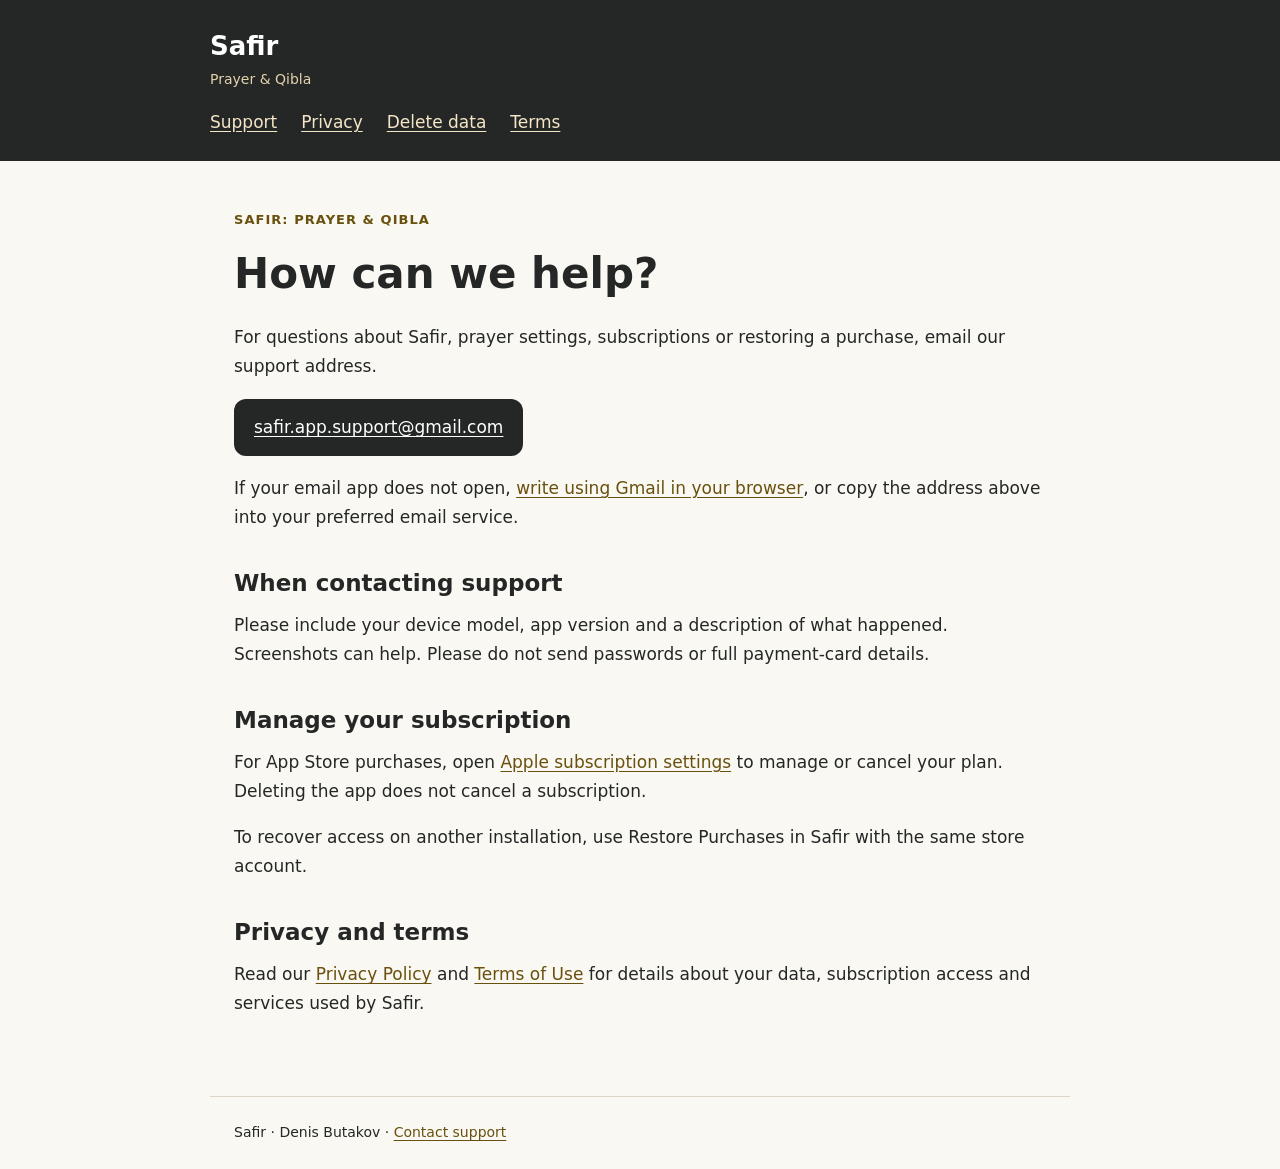
<file: index.html>
<!doctype html>
<html lang="en">
<head>
<meta charset="utf-8">
<meta name="viewport" content="width=device-width, initial-scale=1">
<meta name="description" content="Support, privacy and terms for Safir: Prayer &amp; Qibla.">
<title>Support | Safir</title>
<link rel="stylesheet" href="style.css">
</head>
<body>
<header><a class="brand" href="index.html">Safir <span>Prayer &amp; Qibla</span></a>
<nav aria-label="Main navigation"><a href="index.html">Support</a><a href="privacy.html">Privacy</a><a href="delete-data.html">Delete data</a><a href="terms.html">Terms</a></nav></header>
<main><p class="eyebrow">SAFIR: PRAYER &amp; QIBLA</p>
<h1>How can we help?</h1>
<p>For questions about Safir, prayer settings, subscriptions or restoring a purchase, email our support address.</p>
<p><a class="button" href="mailto:safir.app.support@gmail.com">safir.app.support@gmail.com</a></p>
<p>If your email app does not open, <a href="https://mail.google.com/mail/?view=cm&amp;fs=1&amp;to=safir.app.support%40gmail.com&amp;su=Safir%20support">write using Gmail in your browser</a>, or copy the address above into your preferred email service.</p>
<h2>When contacting support</h2>
<p>Please include your device model, app version and a description of what happened. Screenshots can help. Please do not send passwords or full payment-card details.</p>
<h2>Manage your subscription</h2>
<p>For App Store purchases, open <a href="https://apps.apple.com/account/subscriptions">Apple subscription settings</a> to manage or cancel your plan. Deleting the app does not cancel a subscription.</p>
<p>To recover access on another installation, use Restore Purchases in Safir with the same store account.</p>
<h2>Privacy and terms</h2>
<p>Read our <a href="privacy.html">Privacy Policy</a> and <a href="terms.html">Terms of Use</a> for details about your data, subscription access and services used by Safir.</p></main>
<footer>Safir · Denis Butakov · <a href="mailto:safir.app.support@gmail.com">Contact support</a></footer>
</body>
</html>
</file>
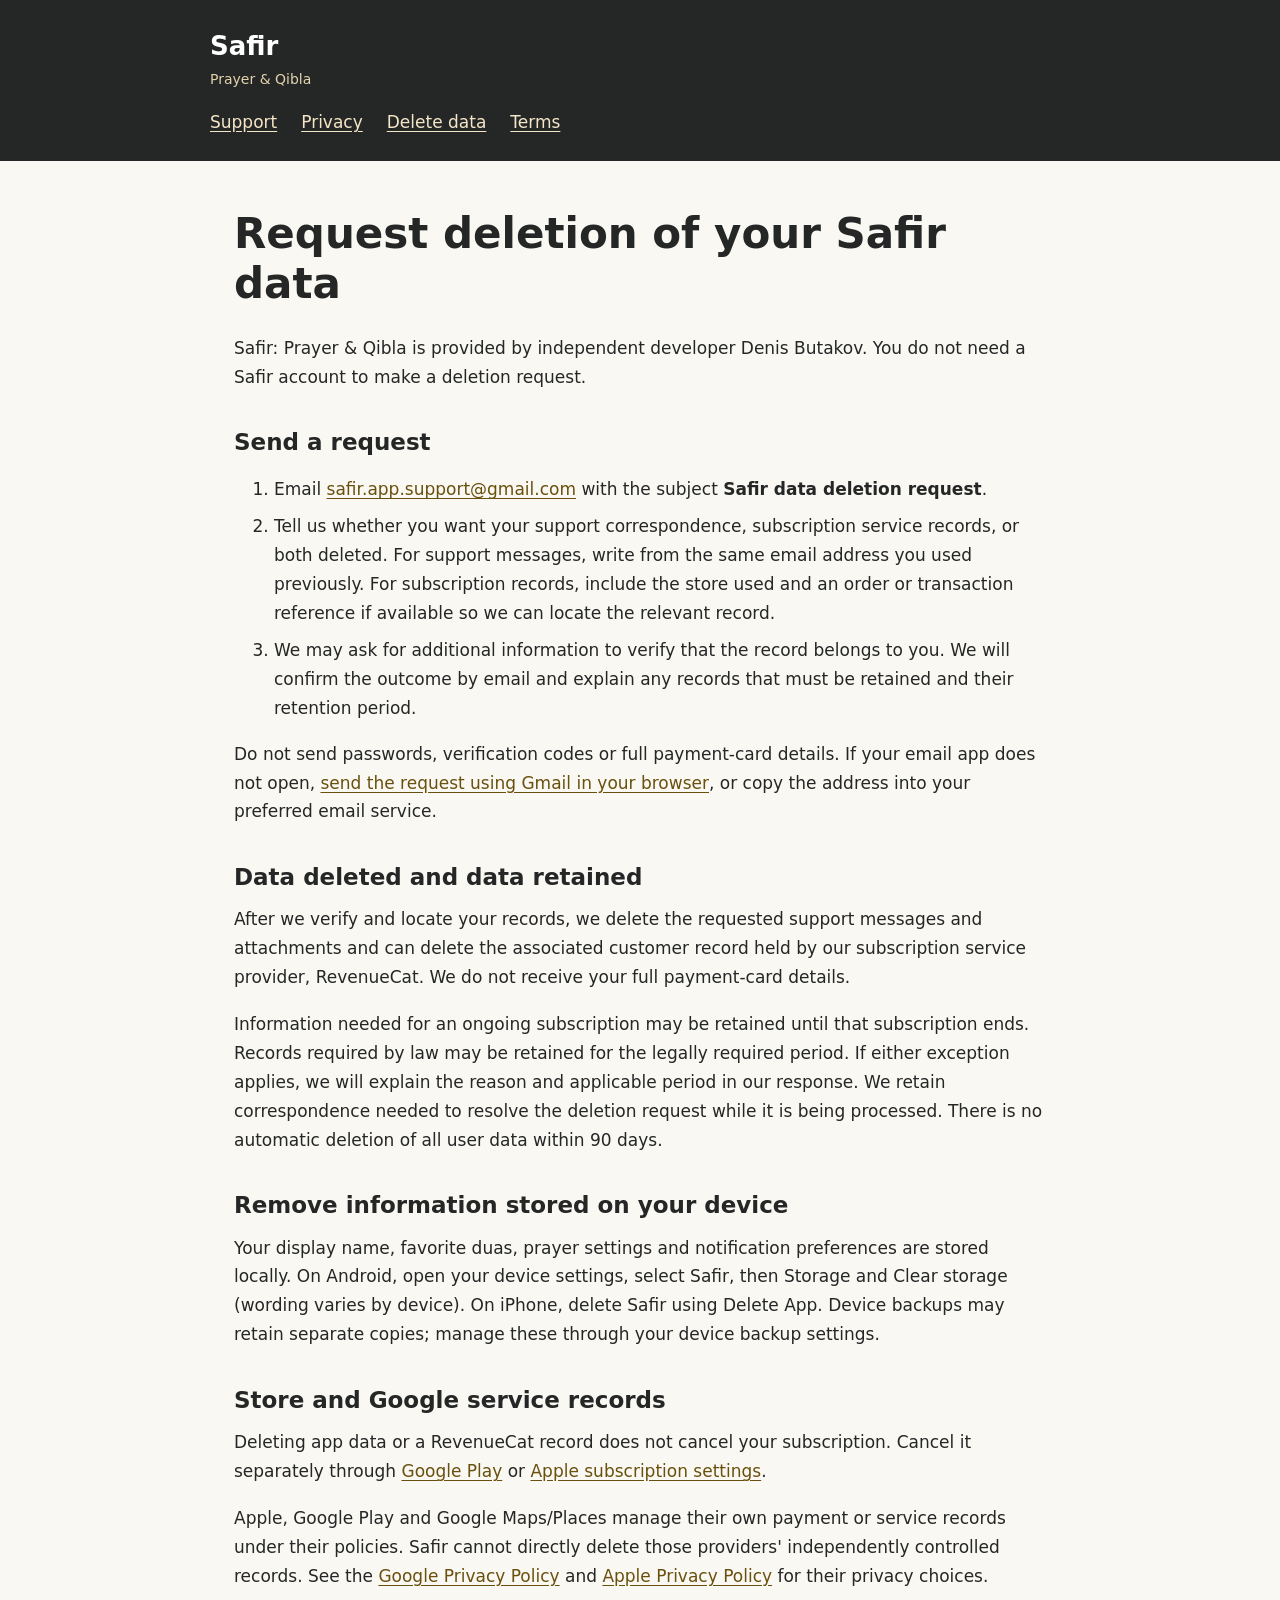
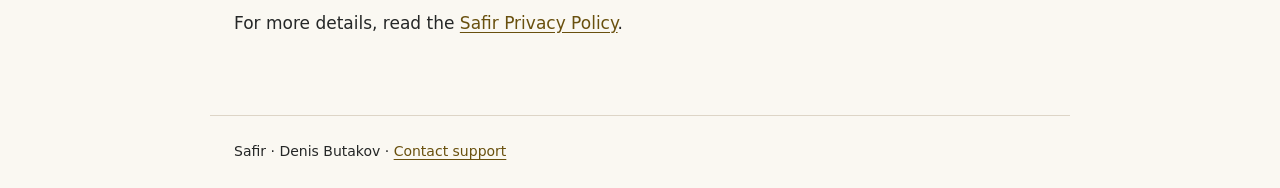
<file: delete-data.html>
<!doctype html>
<html lang="en">
<head>
<meta charset="utf-8">
<meta name="viewport" content="width=device-width, initial-scale=1">
<meta name="description" content="How to request deletion of your Safir data from independent developer Denis Butakov.">
<title>Delete your data | Safir</title>
<link rel="stylesheet" href="style.css">
</head>
<body>
<header><a class="brand" href="index.html">Safir <span>Prayer &amp; Qibla</span></a>
<nav aria-label="Main navigation"><a href="index.html">Support</a><a href="privacy.html">Privacy</a><a href="delete-data.html">Delete data</a><a href="terms.html">Terms</a></nav></header>
<main>
<h1>Request deletion of your Safir data</h1>
<p>Safir: Prayer &amp; Qibla is provided by independent developer Denis Butakov. You do not need a Safir account to make a deletion request.</p>
<h2>Send a request</h2>
<ol>
<li>Email <a href="mailto:safir.app.support@gmail.com?subject=Safir%20data%20deletion%20request">safir.app.support@gmail.com</a> with the subject <strong>Safir data deletion request</strong>.</li>
<li>Tell us whether you want your support correspondence, subscription service records, or both deleted. For support messages, write from the same email address you used previously. For subscription records, include the store used and an order or transaction reference if available so we can locate the relevant record.</li>
<li>We may ask for additional information to verify that the record belongs to you. We will confirm the outcome by email and explain any records that must be retained and their retention period.</li>
</ol>
<p>Do not send passwords, verification codes or full payment-card details. If your email app does not open, <a href="https://mail.google.com/mail/?view=cm&amp;fs=1&amp;to=safir.app.support%40gmail.com&amp;su=Safir%20data%20deletion%20request">send the request using Gmail in your browser</a>, or copy the address into your preferred email service.</p>
<h2>Data deleted and data retained</h2>
<p>After we verify and locate your records, we delete the requested support messages and attachments and can delete the associated customer record held by our subscription service provider, RevenueCat. We do not receive your full payment-card details.</p>
<p>Information needed for an ongoing subscription may be retained until that subscription ends. Records required by law may be retained for the legally required period. If either exception applies, we will explain the reason and applicable period in our response. We retain correspondence needed to resolve the deletion request while it is being processed. There is no automatic deletion of all user data within 90 days.</p>
<h2>Remove information stored on your device</h2>
<p>Your display name, favorite duas, prayer settings and notification preferences are stored locally. On Android, open your device settings, select Safir, then Storage and Clear storage (wording varies by device). On iPhone, delete Safir using Delete App. Device backups may retain separate copies; manage these through your device backup settings.</p>
<h2>Store and Google service records</h2>
<p>Deleting app data or a RevenueCat record does not cancel your subscription. Cancel it separately through <a href="https://play.google.com/store/account/subscriptions">Google Play</a> or <a href="https://apps.apple.com/account/subscriptions">Apple subscription settings</a>.</p>
<p>Apple, Google Play and Google Maps/Places manage their own payment or service records under their policies. Safir cannot directly delete those providers' independently controlled records. See the <a href="https://policies.google.com/privacy">Google Privacy Policy</a> and <a href="https://www.apple.com/legal/privacy/">Apple Privacy Policy</a> for their privacy choices.</p>
<p>For more details, read the <a href="privacy.html">Safir Privacy Policy</a>.</p>
</main>
<footer>Safir · Denis Butakov · <a href="mailto:safir.app.support@gmail.com">Contact support</a></footer>
</body>
</html>
</file>
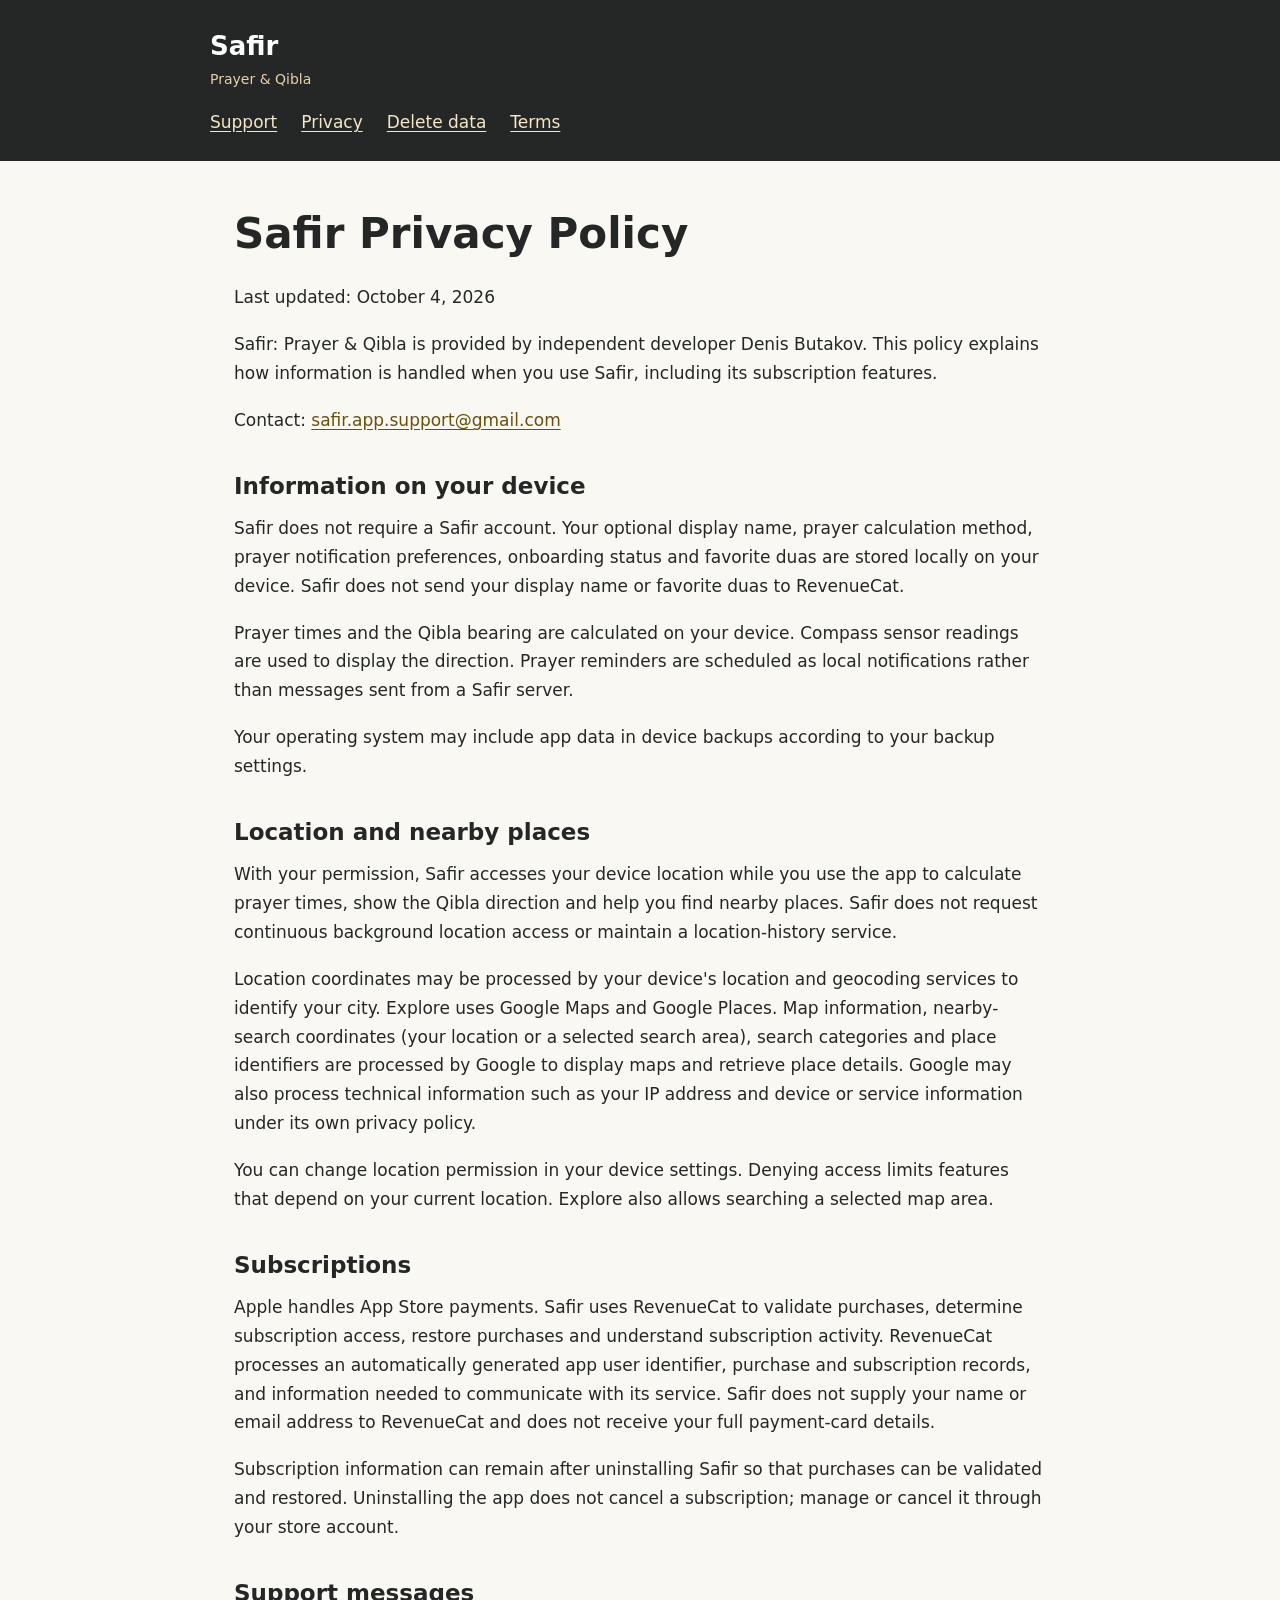
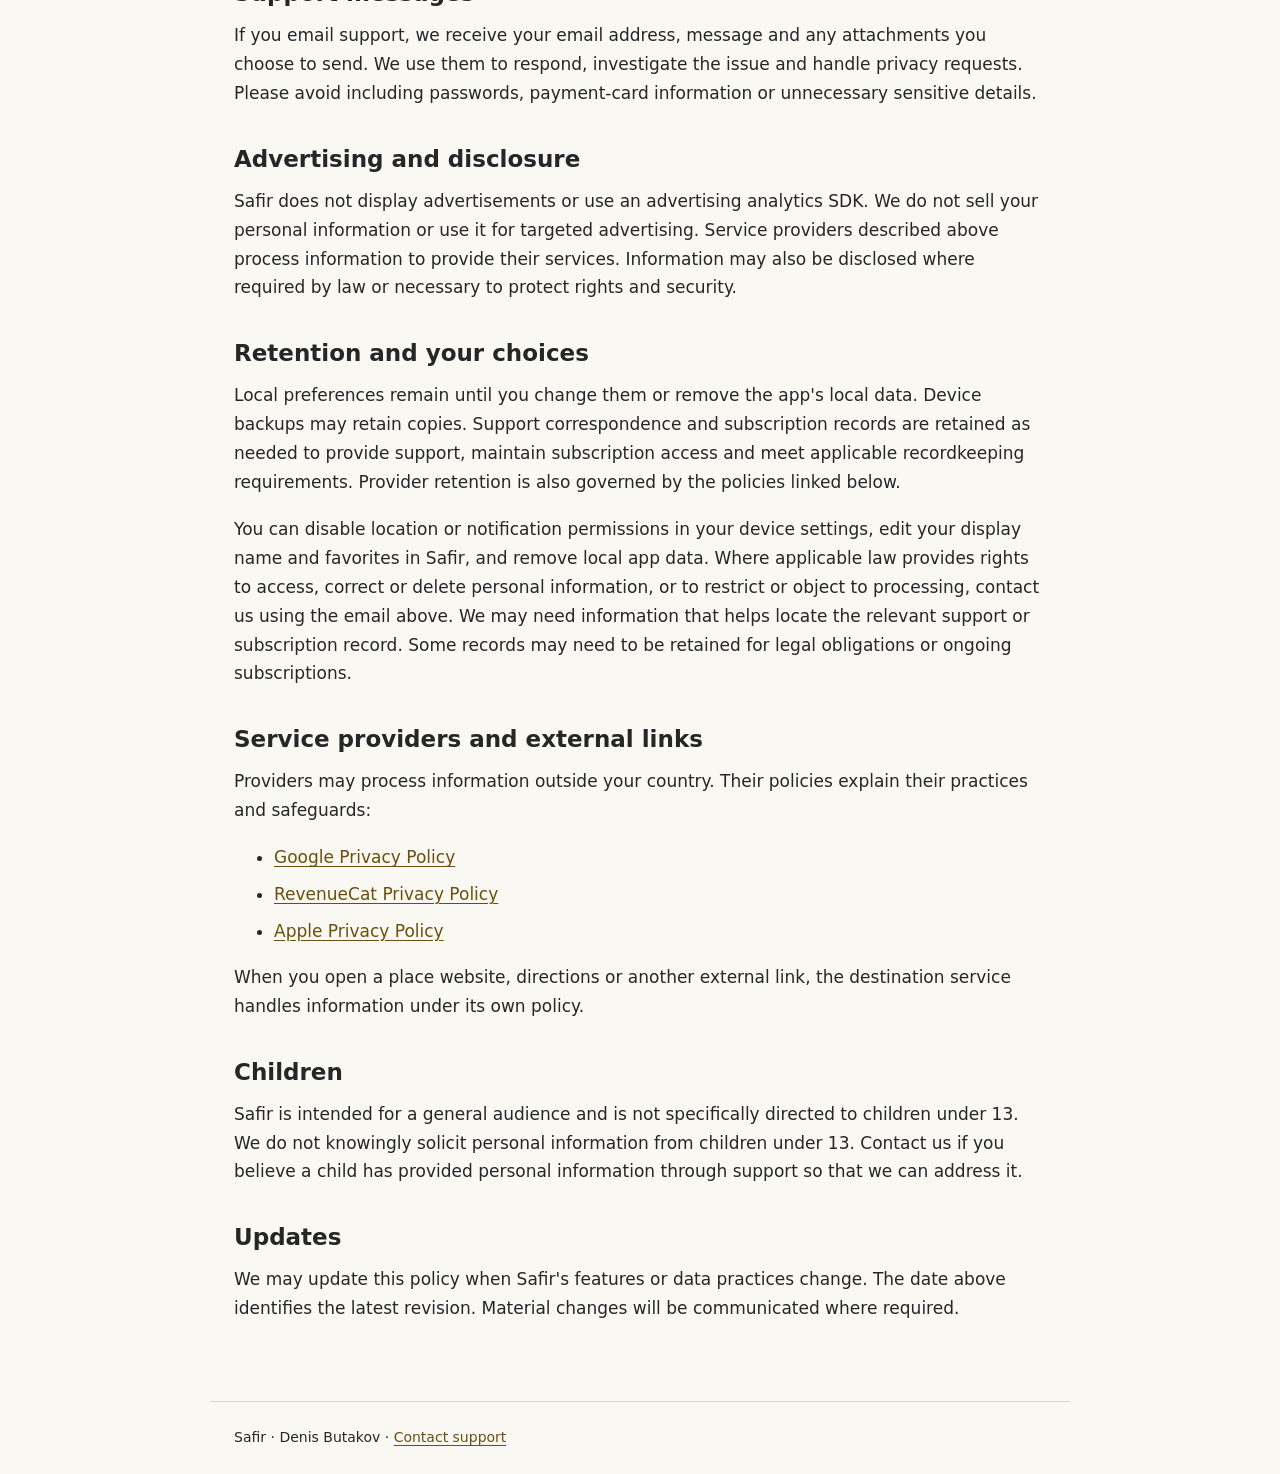
<file: privacy.html>
<!doctype html>
<html lang="en">
<head>
<meta charset="utf-8">
<meta name="viewport" content="width=device-width, initial-scale=1">
<meta name="description" content="Support, privacy and terms for Safir: Prayer &amp; Qibla.">
<title>Privacy Policy | Safir</title>
<link rel="stylesheet" href="style.css">
</head>
<body>
<header><a class="brand" href="index.html">Safir <span>Prayer &amp; Qibla</span></a>
<nav aria-label="Main navigation"><a href="index.html">Support</a><a href="privacy.html">Privacy</a><a href="delete-data.html">Delete data</a><a href="terms.html">Terms</a></nav></header>
<main><h1>Safir Privacy Policy</h1>
<p>Last updated: October 4, 2026</p>
<p>Safir: Prayer &amp; Qibla is provided by independent developer Denis Butakov. This policy explains how information is handled when you use Safir, including its subscription features.</p>
<p>Contact: <a href="mailto:safir.app.support@gmail.com">safir.app.support@gmail.com</a></p>
<h2>Information on your device</h2>
<p>Safir does not require a Safir account. Your optional display name, prayer calculation method, prayer notification preferences, onboarding status and favorite duas are stored locally on your device. Safir does not send your display name or favorite duas to RevenueCat.</p>
<p>Prayer times and the Qibla bearing are calculated on your device. Compass sensor readings are used to display the direction. Prayer reminders are scheduled as local notifications rather than messages sent from a Safir server.</p>
<p>Your operating system may include app data in device backups according to your backup settings.</p>
<h2>Location and nearby places</h2>
<p>With your permission, Safir accesses your device location while you use the app to calculate prayer times, show the Qibla direction and help you find nearby places. Safir does not request continuous background location access or maintain a location-history service.</p>
<p>Location coordinates may be processed by your device&#x27;s location and geocoding services to identify your city. Explore uses Google Maps and Google Places. Map information, nearby-search coordinates (your location or a selected search area), search categories and place identifiers are processed by Google to display maps and retrieve place details. Google may also process technical information such as your IP address and device or service information under its own privacy policy.</p>
<p>You can change location permission in your device settings. Denying access limits features that depend on your current location. Explore also allows searching a selected map area.</p>
<h2>Subscriptions</h2>
<p>Apple handles App Store payments. Safir uses RevenueCat to validate purchases, determine subscription access, restore purchases and understand subscription activity. RevenueCat processes an automatically generated app user identifier, purchase and subscription records, and information needed to communicate with its service. Safir does not supply your name or email address to RevenueCat and does not receive your full payment-card details.</p>
<p>Subscription information can remain after uninstalling Safir so that purchases can be validated and restored. Uninstalling the app does not cancel a subscription; manage or cancel it through your store account.</p>
<h2>Support messages</h2>
<p>If you email support, we receive your email address, message and any attachments you choose to send. We use them to respond, investigate the issue and handle privacy requests. Please avoid including passwords, payment-card information or unnecessary sensitive details.</p>
<h2>Advertising and disclosure</h2>
<p>Safir does not display advertisements or use an advertising analytics SDK. We do not sell your personal information or use it for targeted advertising. Service providers described above process information to provide their services. Information may also be disclosed where required by law or necessary to protect rights and security.</p>
<h2>Retention and your choices</h2>
<p>Local preferences remain until you change them or remove the app&#x27;s local data. Device backups may retain copies. Support correspondence and subscription records are retained as needed to provide support, maintain subscription access and meet applicable recordkeeping requirements. Provider retention is also governed by the policies linked below.</p>
<p>You can disable location or notification permissions in your device settings, edit your display name and favorites in Safir, and remove local app data. Where applicable law provides rights to access, correct or delete personal information, or to restrict or object to processing, contact us using the email above. We may need information that helps locate the relevant support or subscription record. Some records may need to be retained for legal obligations or ongoing subscriptions.</p>
<h2>Service providers and external links</h2>
<p>Providers may process information outside your country. Their policies explain their practices and safeguards:</p>
<ul>
<li><a href="https://policies.google.com/privacy">Google Privacy Policy</a></li>
<li><a href="https://www.revenuecat.com/privacy-policy">RevenueCat Privacy Policy</a></li>
<li><a href="https://www.apple.com/legal/privacy/">Apple Privacy Policy</a></li>
</ul>
<p>When you open a place website, directions or another external link, the destination service handles information under its own policy.</p>
<h2>Children</h2>
<p>Safir is intended for a general audience and is not specifically directed to children under 13. We do not knowingly solicit personal information from children under 13. Contact us if you believe a child has provided personal information through support so that we can address it.</p>
<h2>Updates</h2>
<p>We may update this policy when Safir&#x27;s features or data practices change. The date above identifies the latest revision. Material changes will be communicated where required.</p></main>
<footer>Safir · Denis Butakov · <a href="mailto:safir.app.support@gmail.com">Contact support</a></footer>
</body>
</html>
</file>
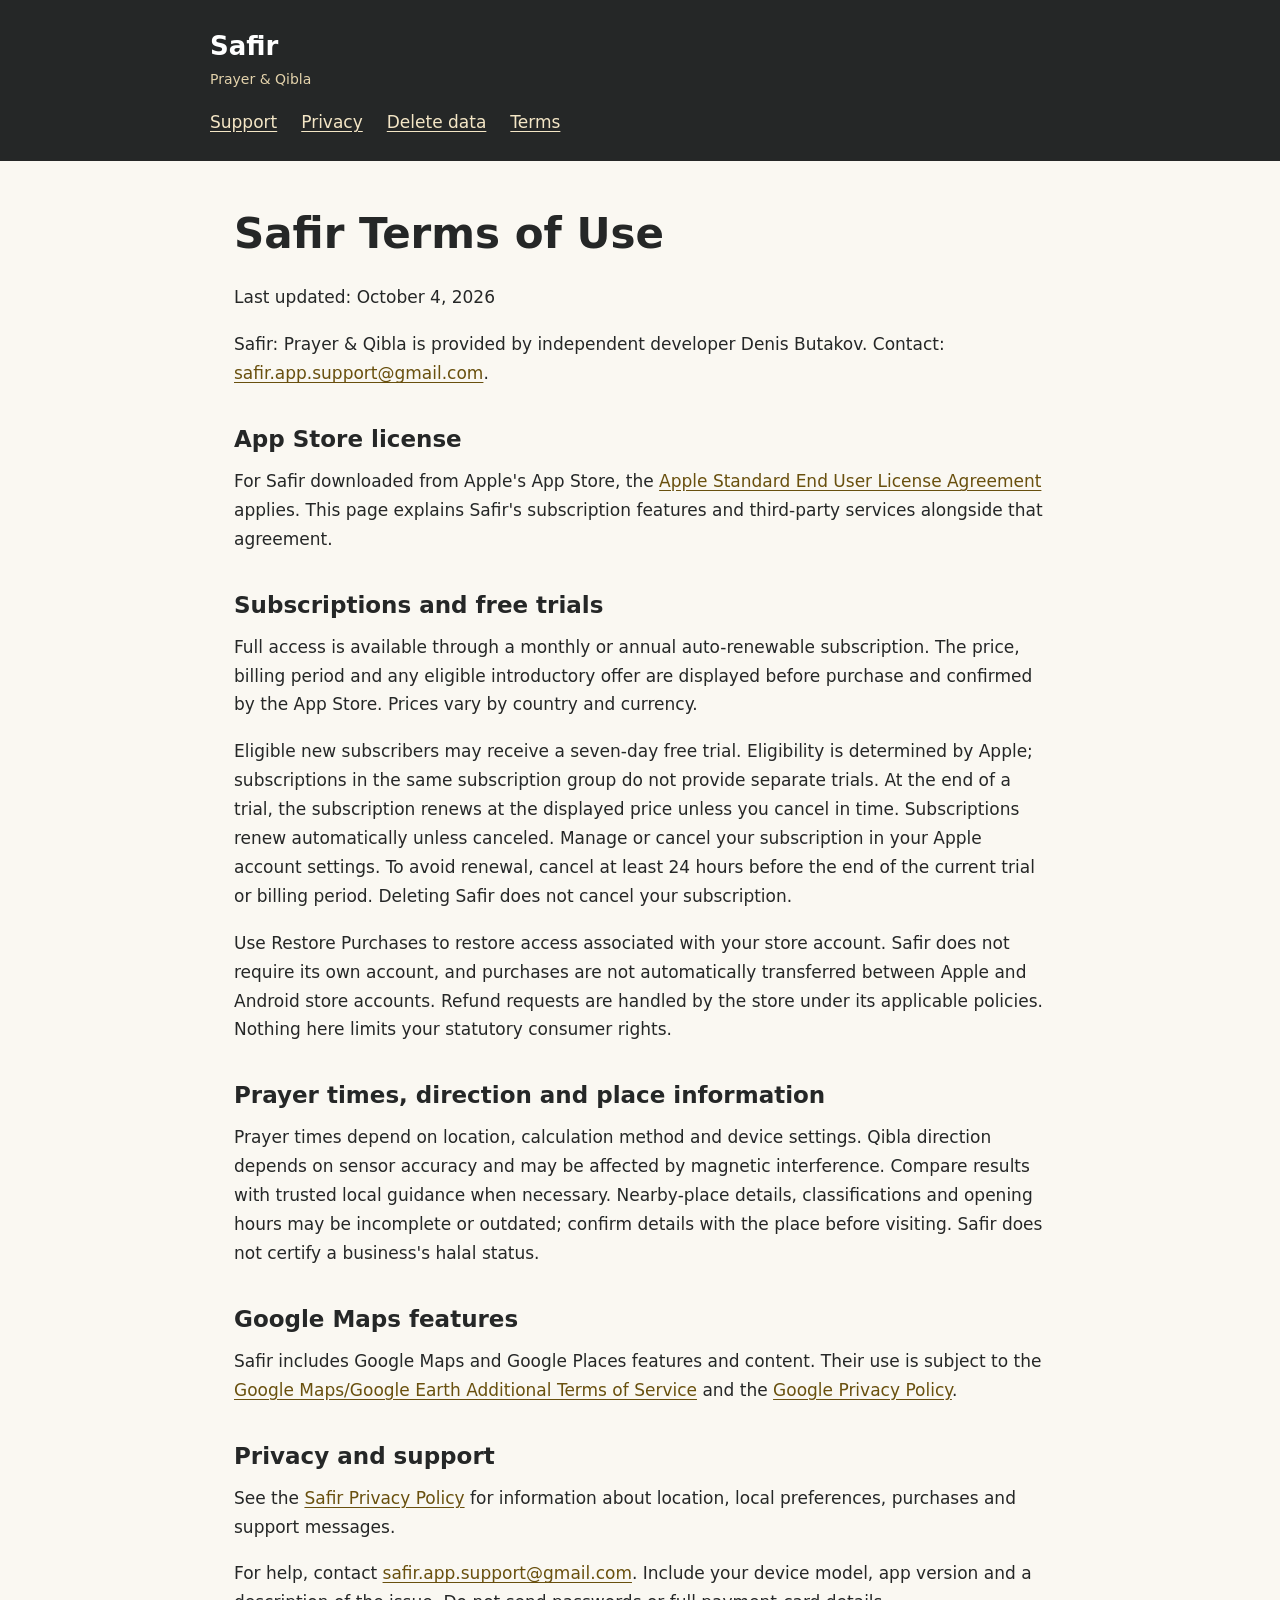
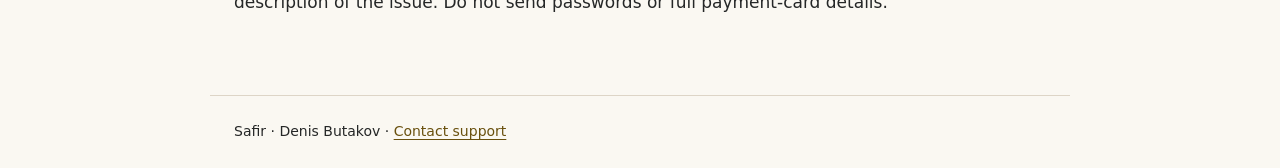
<file: terms.html>
<!doctype html>
<html lang="en">
<head>
<meta charset="utf-8">
<meta name="viewport" content="width=device-width, initial-scale=1">
<meta name="description" content="Support, privacy and terms for Safir: Prayer &amp; Qibla.">
<title>Terms of Use | Safir</title>
<link rel="stylesheet" href="style.css">
</head>
<body>
<header><a class="brand" href="index.html">Safir <span>Prayer &amp; Qibla</span></a>
<nav aria-label="Main navigation"><a href="index.html">Support</a><a href="privacy.html">Privacy</a><a href="delete-data.html">Delete data</a><a href="terms.html">Terms</a></nav></header>
<main><h1>Safir Terms of Use</h1>
<p>Last updated: October 4, 2026</p>
<p>Safir: Prayer &amp; Qibla is provided by independent developer Denis Butakov. Contact: <a href="mailto:safir.app.support@gmail.com">safir.app.support@gmail.com</a>.</p>
<h2>App Store license</h2>
<p>For Safir downloaded from Apple&#x27;s App Store, the <a href="https://www.apple.com/legal/internet-services/itunes/dev/stdeula/">Apple Standard End User License Agreement</a> applies. This page explains Safir&#x27;s subscription features and third-party services alongside that agreement.</p>
<h2>Subscriptions and free trials</h2>
<p>Full access is available through a monthly or annual auto-renewable subscription. The price, billing period and any eligible introductory offer are displayed before purchase and confirmed by the App Store. Prices vary by country and currency.</p>
<p>Eligible new subscribers may receive a seven-day free trial. Eligibility is determined by Apple; subscriptions in the same subscription group do not provide separate trials. At the end of a trial, the subscription renews at the displayed price unless you cancel in time. Subscriptions renew automatically unless canceled. Manage or cancel your subscription in your Apple account settings. To avoid renewal, cancel at least 24 hours before the end of the current trial or billing period. Deleting Safir does not cancel your subscription.</p>
<p>Use Restore Purchases to restore access associated with your store account. Safir does not require its own account, and purchases are not automatically transferred between Apple and Android store accounts. Refund requests are handled by the store under its applicable policies. Nothing here limits your statutory consumer rights.</p>
<h2>Prayer times, direction and place information</h2>
<p>Prayer times depend on location, calculation method and device settings. Qibla direction depends on sensor accuracy and may be affected by magnetic interference. Compare results with trusted local guidance when necessary. Nearby-place details, classifications and opening hours may be incomplete or outdated; confirm details with the place before visiting. Safir does not certify a business&#x27;s halal status.</p>
<h2>Google Maps features</h2>
<p>Safir includes Google Maps and Google Places features and content. Their use is subject to the <a href="https://maps.google.com/help/terms_maps/">Google Maps/Google Earth Additional Terms of Service</a> and the <a href="https://policies.google.com/privacy">Google Privacy Policy</a>.</p>
<h2>Privacy and support</h2>
<p>See the <a href="privacy.html">Safir Privacy Policy</a> for information about location, local preferences, purchases and support messages.</p>
<p>For help, contact <a href="mailto:safir.app.support@gmail.com">safir.app.support@gmail.com</a>. Include your device model, app version and a description of the issue. Do not send passwords or full payment-card details.</p></main>
<footer>Safir · Denis Butakov · <a href="mailto:safir.app.support@gmail.com">Contact support</a></footer>
</body>
</html>
</file>
<file: style.css>
* { box-sizing: border-box; }
body { margin: 0; background: #faf8f2; color: #252727; font: 17px/1.7 system-ui, -apple-system, BlinkMacSystemFont, "Segoe UI", sans-serif; }
header { background: #252727; color: #fff; padding: 24px max(24px, calc((100vw - 860px)/2)); }
.brand { color: #fff; text-decoration: none; font-size: 26px; font-weight: 650; }
.brand span { display: block; font-size: 14px; font-weight: 400; color: #e3d2ab; }
nav { display: flex; flex-wrap: wrap; gap: 24px; margin-top: 16px; }
nav a { color: #f4e6c6; }
main { max-width: 860px; margin: 0 auto; padding: 48px 24px 60px; }
h1 { font-size: clamp(30px, 5vw, 42px); line-height: 1.2; margin: 0 0 24px; }
h2 { font-size: 23px; line-height: 1.35; margin: 36px 0 12px; }
p { margin: 0 0 18px; }
a { color: #69500e; text-underline-offset: 3px; overflow-wrap: anywhere; }
a:hover { text-decoration-thickness: 2px; }
a:focus-visible { outline: 3px solid #af861f; outline-offset: 5px; }
.button { display: inline-block; background: #252727; color: #fff; border-radius: 12px; padding: 14px 20px; max-width: 100%; }
.eyebrow { color: #69500e; font-size: 13px; letter-spacing: .08em; font-weight: 650; }
footer { max-width: 860px; margin: 0 auto; padding: 24px; border-top: 1px solid #ddd5c7; font-size: 14px; }
li { margin-bottom: 8px; }
@media (max-width: 480px) { main { padding-top: 32px; } .button { padding: 12px; font-size: 15px; } }
</file>
